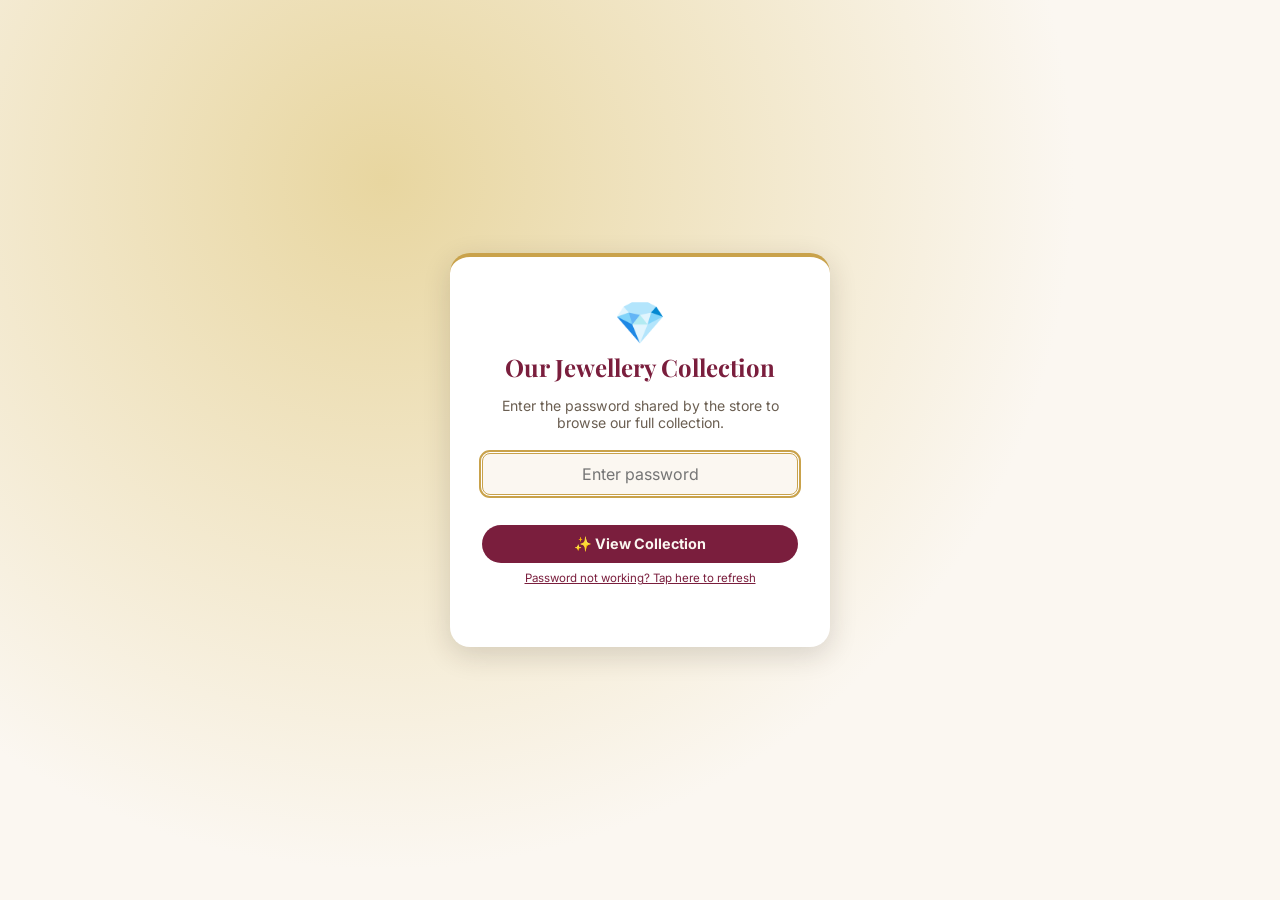
<file: gallery.html>
<!DOCTYPE html>
<html lang="en">
<head>
<meta charset="UTF-8">
<meta name="viewport" content="width=device-width, initial-scale=1, viewport-fit=cover">
<title>Our Collection - Lakshmi Fancy Store</title>
<meta name="description" content="Browse Lakshmi Fancy Store's imitation jewellery collection - see what's available and what's currently booked.">
<link rel="stylesheet" href="css/style.css?v=20260827">
<link rel="stylesheet" href="css/gallery.css?v=20260827">
</head>
<body class="gallery-body">

  <!-- ============ PASSWORD GATE ============ -->
  <div class="gallery-gate" id="galleryGate">
    <div class="gallery-gate-card">
      <div class="gate-emoji">💎</div>
      <h2>Our Jewellery Collection</h2>
      <p>Enter the password shared by the store to browse our full collection.</p>
      <form id="galleryLoginForm">
        <div class="field text-center">
          <input type="password" id="galleryPasswordInput" placeholder="Enter password" required autofocus style="text-align:center;">
        </div>
        <div class="error-msg hidden" id="galleryLoginError">Incorrect password. Please try again.</div>
        <button class="btn btn-primary mt-16" type="submit" style="width:100%;">✨ View Collection</button>
      </form>
      <p class="mt-8" style="font-size:.72rem;"><a href="#" onclick="confirmResetGalleryData(event)">Password not working? Tap here to refresh</a></p>
    </div>
  </div>

  <!-- ============ GALLERY SCREEN ============ -->
  <div id="galleryScreen" class="hidden">
    <header class="gallery-hero" id="galleryHero">
      <div class="light-strand" id="lightStrand"></div>
      <div class="hero-sparkles" id="heroSparkles"></div>
      <div class="hero-emoji-layer" id="heroEmojiLayer"></div>
      <div class="hero-content">
        <span id="heroLogoSlot"></span>
        <h1 id="heroStoreName">Lakshmi Fancy Store</h1>
        <p class="hero-tagline"><span class="ring-badge">💍</span> Exquisite Imitation &amp; Bridal Jewellery Collection <span class="ring-badge">💍</span></p>
        <p class="hero-occasions">✨ For Weddings &middot; Engagements &middot; Baby Showers &middot; Every Celebration ✨</p>
        <div class="hero-stats" id="heroStats"></div>
      </div>
    </header>

    <nav class="gallery-filterbar">
      <div class="filter-chips" id="statusChips">
        <button class="chip active" data-status="">✨ All</button>
        <button class="chip" data-status="available">💚 Available Now</button>
        <button class="chip" data-status="rented">⏳ Booked / Rented</button>
      </div>
      <select id="galleryCategory" onchange="onGalleryFilterChange()">
        <option value="">All Categories</option>
      </select>
      <input type="text" id="gallerySearch" placeholder="🔍 Search jewellery..." oninput="onGalleryFilterChange()">
    </nav>

    <main class="gallery-wrap">
      <div class="gallery-grid" id="galleryGrid"></div>
    </main>

    <footer class="site-footer" id="galleryFooter"></footer>
    <button id="goTopBtn" class="go-top-btn" onclick="LFS.scrollToTop()" title="Go to top" aria-label="Go to top">⬆️</button>
  </div>

  <div id="lightboxSlot"></div>
  <div id="cursorTrailLayer"></div>

  <script src="js/common.js?v=20260827"></script>
  <script src="js/gallery.js?v=20260827"></script>
</body>
</html>
</file>
<file: css/style.css>
/* ============================================================
   Lakshmi Fancy Store - design tokens
   Palette: ivory ground, deep maroon (primary), antique gold (accent),
   enamel teal (available/success), terracotta-red (unavailable/alert).
   Type: Playfair Display (display) + Inter (body) + IBM Plex Mono (codes/receipts)
   ============================================================ */
@import url('https://fonts.googleapis.com/css2?family=Playfair+Display:wght@600;700;800&family=Inter:wght@400;500;600;700&family=IBM+Plex+Mono:wght@400;600&display=swap');

:root{
  --ivory:#FBF7F1;
  --ivory-dim:#F2EAE0;
  --maroon:#7A1E3D;
  --maroon-dark:#5A1530;
  --gold:#C9A24B;
  --gold-light:#E8D6A0;
  --ink:#2A2118;
  --ink-soft:#6B5F52;
  --teal:#3E6259;
  --teal-bg:#E4EEEA;
  --terracotta:#B4483A;
  --terracotta-bg:#F6E3DF;
  --border:#E4D9C7;
  --radius:12px;
  --shadow:0 2px 10px rgba(42,33,24,.08);
  --shadow-lg:0 8px 28px rgba(42,33,24,.16);
  --font-display:'Playfair Display', Georgia, serif;
  --font-body:'Inter', system-ui, sans-serif;
}

*{box-sizing:border-box;}
html,body{margin:0;padding:0;}
body{
  font-family:var(--font-body);
  background:var(--ivory);
  color:var(--ink);
  -webkit-font-smoothing:antialiased;
  min-height:100vh;
  padding-bottom:72px; /* room for mobile bottom nav */
}
h1,h2,h3,h4{
  font-family:var(--font-display);
  color:var(--maroon);
  margin:0 0 .4em;
}
a{color:var(--maroon);}
button, input, select, textarea{font-family:inherit;font-size:1rem;}
code, .mono{font-family:'IBM Plex Mono',monospace;}

/* ---------- store header ---------- */
.store-header{
  background:linear-gradient(135deg,var(--maroon) 0%,var(--maroon-dark) 100%);
  color:var(--ivory);
  padding:14px 18px;
  display:flex;
  align-items:center;
  gap:12px;
  box-shadow:var(--shadow);
  position:sticky;
  top:0;
  z-index:40;
}
.store-header img.logo{width:42px;height:42px;border-radius:50%;object-fit:cover;background:var(--gold-light);}
.store-header .logo-fallback{
  width:42px;height:42px;border-radius:50%;
  background:var(--gold);
  color:var(--maroon-dark);
  display:flex;align-items:center;justify-content:center;
  font-family:var(--font-display);font-weight:800;font-size:1.2rem;
}
.store-header h1{color:var(--ivory);font-size:1.15rem;margin:0;}
.store-header .sub{font-size:.72rem;color:var(--gold-light);opacity:.9;}
.store-header .spacer{flex:1;}
.logout-btn{
  background:transparent;border:1px solid rgba(255,255,255,.4);color:var(--ivory);
  padding:6px 12px;border-radius:20px;font-size:.8rem;cursor:pointer;
}
.logout-btn:hover{background:rgba(255,255,255,.12);}

/* ---------- tab nav (desktop top / mobile bottom) ---------- */
.tab-nav{
  display:flex;
  gap:6px;
  background:var(--ivory-dim);
  border-bottom:1px solid var(--border);
  padding:8px 12px;
  overflow-x:auto;
}
.tab-btn{
  background:transparent;
  border:none;
  padding:10px 16px;
  border-radius:20px;
  color:var(--ink-soft);
  font-weight:600;
  cursor:pointer;
  white-space:nowrap;
  display:flex;align-items:center;gap:6px;
}
.tab-btn.active{background:var(--maroon);color:var(--ivory);}
.tab-btn:hover:not(.active){background:var(--gold-light);}

.subtab-nav{display:flex;gap:6px;padding:10px 14px 0;flex-wrap:wrap;}
.subtab-btn{
  background:var(--ivory);
  border:1px solid var(--border);
  padding:7px 14px;
  border-radius:16px;
  font-size:.85rem;
  color:var(--ink);
  cursor:pointer;
}
.subtab-btn.active{background:var(--gold);border-color:var(--gold);color:var(--maroon-dark);font-weight:700;}

@media (max-width:640px){
  .tab-nav{
    position:fixed;bottom:0;left:0;right:0;
    justify-content:space-around;
    background:var(--ivory);
    border-top:1px solid var(--border);
    box-shadow:0 -2px 12px rgba(0,0,0,.06);
    z-index:40;padding:6px 4px;
  }
  .tab-btn{flex-direction:column;font-size:.68rem;padding:6px 8px;border-radius:10px;gap:2px;}
}

/* ---------- layout ---------- */
main{max-width:1080px;margin:0 auto;padding:18px 16px 40px;}
.card{
  background:#fff;
  border:1px solid var(--border);
  border-radius:var(--radius);
  padding:18px;
  margin-bottom:16px;
  box-shadow:var(--shadow);
}
.grid{display:grid;gap:14px;}
.grid.cols-2{grid-template-columns:repeat(2,1fr);}
.grid.cols-3{grid-template-columns:repeat(3,1fr);}
.grid.cols-4{grid-template-columns:repeat(4,1fr);}
@media (max-width:800px){.grid.cols-3,.grid.cols-4{grid-template-columns:repeat(2,1fr);}}
@media (max-width:520px){.grid.cols-2,.grid.cols-3,.grid.cols-4{grid-template-columns:1fr;}}

/* ---------- forms ---------- */
label{display:block;font-size:.82rem;font-weight:600;color:var(--ink-soft);margin-bottom:4px;}
.field{margin-bottom:14px;}
input[type=text],input[type=tel],input[type=number],input[type=email],input[type=date],input[type=password],select,textarea{
  width:100%;
  padding:10px 12px;
  border:1px solid var(--border);
  border-radius:8px;
  background:var(--ivory);
  color:var(--ink);
}
input:focus,select:focus,textarea:focus{outline:2px solid var(--gold);outline-offset:1px;border-color:var(--gold);}
.invalid{border-color:var(--terracotta) !important;}
.error-msg{color:var(--terracotta);font-size:.75rem;margin-top:3px;}
textarea{resize:vertical;min-height:70px;}

.btn{
  display:inline-flex;align-items:center;justify-content:center;gap:6px;
  padding:10px 18px;border-radius:24px;border:none;cursor:pointer;
  font-weight:700;font-size:.9rem;
}
.btn-primary{background:var(--maroon);color:var(--ivory);}
.btn-primary:hover{background:var(--maroon-dark);}
.btn-gold{background:var(--gold);color:var(--maroon-dark);}
.btn-gold:hover{background:#b68f3c;}
.btn-outline{background:transparent;border:1px solid var(--maroon);color:var(--maroon);}
.btn-outline:hover{background:var(--ivory-dim);}
.btn-danger{background:var(--terracotta);color:#fff;}
.btn-sm{padding:6px 12px;font-size:.78rem;}
.btn[disabled]{opacity:.5;cursor:not-allowed;}

/* ---------- badges ---------- */
.badge{display:inline-block;padding:3px 10px;border-radius:12px;font-size:.72rem;font-weight:700;}
.badge-available{background:var(--teal-bg);color:var(--teal);}
.badge-rented{background:var(--terracotta-bg);color:var(--terracotta);}
.badge-neutral{background:var(--ivory-dim);color:var(--ink-soft);}

/* ---------- tables ---------- */
table{width:100%;border-collapse:collapse;font-size:.88rem;}
th,td{text-align:left;padding:9px 8px;border-bottom:1px solid var(--border);}
th{color:var(--ink-soft);font-size:.75rem;text-transform:uppercase;letter-spacing:.03em;}
tr:hover td{background:var(--ivory-dim);}
.table-wrap{overflow-x:auto;}

/* ---------- catalog grid ---------- */
.catalog-card{
  border:1px solid var(--border);border-radius:var(--radius);overflow:hidden;background:#fff;
  display:flex;flex-direction:column;cursor:pointer;transition:transform .15s;
}
.catalog-card:hover{transform:translateY(-2px);box-shadow:var(--shadow-lg);}
.catalog-card .img-wrap{
  aspect-ratio:1/1;background:var(--ivory-dim);display:flex;align-items:center;justify-content:center;
  font-family:var(--font-display);color:var(--gold);font-size:2rem;overflow:hidden;
}
.catalog-card .img-wrap img{width:100%;height:100%;object-fit:cover;}
.catalog-card .info{padding:10px 12px;}
.catalog-card h4{font-size:.95rem;margin:0 0 4px;}
.catalog-card .price{color:var(--maroon);font-weight:700;}

/* ---------- modal / image zoom ---------- */
.modal-backdrop{
  position:fixed;inset:0;background:rgba(42,33,24,.6);display:flex;align-items:center;justify-content:center;
  z-index:100;padding:16px;
}
.modal{background:#fff;border-radius:var(--radius);padding:20px;max-width:480px;width:100%;max-height:90vh;overflow:auto;box-shadow:var(--shadow-lg);}
.modal img{width:100%;border-radius:8px;}
.modal-close{float:right;background:none;border:none;font-size:1.3rem;cursor:pointer;color:var(--ink-soft);}

/* ---------- login screen ---------- */
.login-screen{
  min-height:100vh;display:flex;align-items:center;justify-content:center;
  background:radial-gradient(circle at 30% 20%, var(--gold-light) 0%, var(--ivory) 55%);
  padding:20px;
}
.login-card{
  background:#fff;border-radius:16px;box-shadow:var(--shadow-lg);padding:36px 30px;max-width:360px;width:100%;text-align:center;
  border-top:4px solid var(--gold);
}
.login-card .emblem{font-family:var(--font-display);font-size:2.4rem;color:var(--maroon);margin-bottom:2px;}
.login-card p.tag{color:var(--ink-soft);font-size:.85rem;margin-bottom:20px;}

/* ---------- receipt (printable, perforated-tag style) ---------- */
.receipt{
  border:2px dashed var(--gold);
  border-radius:8px;
  padding:18px;
  max-width:340px;
  margin:0 auto;
  font-family:'IBM Plex Mono',monospace;
  font-size:.82rem;
  background:#fff;
}
.receipt h3{font-family:var(--font-display);text-align:center;margin-bottom:2px;}
.receipt .center{text-align:center;}
.receipt hr{border:none;border-top:1px dashed var(--border);margin:10px 0;}
.receipt .row{display:flex;justify-content:space-between;margin:3px 0;}
.receipt img.item-img{width:60px;height:60px;object-fit:cover;border-radius:6px;display:block;margin:8px auto;}
.receipt .total-row{font-weight:700;color:var(--maroon);font-size:.95rem;}
@media print{
  body *{visibility:hidden;}
  .receipt, .receipt *{visibility:visible;}
  .receipt{position:absolute;top:0;left:0;border-color:#000;}
}

/* ---------- utility ---------- */
.flex{display:flex;align-items:center;}
.flex-between{display:flex;align-items:center;justify-content:space-between;}
.gap-8{gap:8px;}
.mt-8{margin-top:8px;}
.mt-16{margin-top:16px;}
.text-soft{color:var(--ink-soft);font-size:.85rem;}
.text-center{text-align:center;}
.hidden{display:none !important;}
.toast{
  position:fixed;bottom:80px;left:50%;transform:translateX(-50%);
  background:var(--maroon);color:#fff;padding:10px 20px;border-radius:24px;
  box-shadow:var(--shadow-lg);z-index:200;font-size:.88rem;
}
.stat-box{background:var(--ivory-dim);border-radius:10px;padding:14px;text-align:center;}
.stat-box .num{font-family:var(--font-display);font-size:1.6rem;color:var(--maroon);font-weight:700;}
.stat-box .lbl{font-size:.75rem;color:var(--ink-soft);text-transform:uppercase;letter-spacing:.03em;}

/* ---------- employee selector (header) ---------- */
.employee-select{
  background:rgba(255,255,255,.14);
  color:var(--ivory);
  border:1px solid rgba(255,255,255,.4);
  border-radius:16px;
  padding:6px 10px;
  font-size:.8rem;
  max-width:140px;
}
.employee-select option{color:var(--ink);}

/* ---------- payment mode badges ---------- */
.badge-cash{background:#EAF3E1;color:#3D6B23;}
.badge-upi{background:#E4EEEA;color:var(--teal);}
.badge-other{background:var(--ivory-dim);color:var(--ink-soft);}

/* ---------- image portal gallery ---------- */
.gallery-grid{display:grid;grid-template-columns:repeat(auto-fill,minmax(90px,1fr));gap:10px;}
.gallery-item{border:1px solid var(--border);border-radius:10px;overflow:hidden;background:#fff;cursor:pointer;position:relative;transition:box-shadow .15s;}
.gallery-item:hover{box-shadow:var(--shadow-lg);}
.gallery-item img{width:100%;aspect-ratio:1/1;object-fit:cover;display:block;}
.gallery-item .cap{font-size:.68rem;padding:4px 6px;color:var(--ink-soft);white-space:nowrap;overflow:hidden;text-overflow:ellipsis;}
.gallery-item.selected{outline:3px solid var(--gold);}
.gallery-item .del-btn{
  position:absolute;top:4px;right:4px;background:rgba(122,30,61,.85);color:#fff;border:none;
  border-radius:50%;width:20px;height:20px;font-size:.7rem;cursor:pointer;line-height:1;
}

/* ---------- help / collapsible panel ---------- */
details.help-panel{
  background:var(--ivory-dim);border:1px solid var(--border);border-radius:10px;padding:10px 14px;margin-top:10px;
}
details.help-panel summary{cursor:pointer;font-weight:700;color:var(--maroon);font-size:.85rem;}
details.help-panel .help-body{margin-top:8px;font-size:.82rem;color:var(--ink-soft);}
details.help-panel code{background:#fff;padding:1px 5px;border-radius:4px;border:1px solid var(--border);}
.error-list{background:var(--terracotta-bg);color:var(--terracotta);border-radius:8px;padding:10px 14px;font-size:.8rem;margin-top:10px;max-height:200px;overflow:auto;}
.error-list li{margin-bottom:3px;}
.success-note{background:var(--teal-bg);color:var(--teal);border-radius:8px;padding:10px 14px;font-size:.85rem;margin-top:10px;}

/* ---------- chart containers ---------- */
.chart-box{background:#fff;border:1px solid var(--border);border-radius:10px;padding:14px;}
.chart-box canvas{max-height:280px;}
.chart-box h4{margin:0 0 10px;font-size:.95rem;color:var(--maroon);}

/* ---------- promotions ---------- */
.promo-row{display:flex;align-items:center;justify-content:space-between;gap:10px;padding:10px 0;border-bottom:1px solid var(--border);flex-wrap:wrap;}
.promo-row:last-child{border-bottom:none;}
.promo-name{font-weight:700;}
.promo-when{font-size:.78rem;color:var(--ink-soft);}

/* ---------- picker modal trigger button ---------- */
.image-pick-row{display:flex;gap:10px;align-items:center;flex-wrap:wrap;}
.image-pick-preview{width:56px;height:56px;border-radius:8px;overflow:hidden;background:var(--ivory-dim);display:flex;align-items:center;justify-content:center;border:1px solid var(--border);}
.image-pick-preview img{width:100%;height:100%;object-fit:cover;}

/* ---------- referral program ---------- */
.referral-row{display:flex;justify-content:space-between;gap:10px;padding:8px 0;border-bottom:1px solid var(--border);flex-wrap:wrap;}
.referral-row:last-child{border-bottom:none;}

/* ---------- site footer ---------- */
.site-footer{
  background:linear-gradient(135deg,var(--maroon-dark) 0%,var(--maroon) 100%);
  color:var(--ivory);
  margin-top:24px;
  padding:22px 18px 90px;
  text-align:center;
}
@media (min-width:641px){ .site-footer{padding-bottom:22px;} }
.site-footer-inner{max-width:640px;margin:0 auto;}
.footer-store{font-family:var(--font-display);font-size:1.05rem;margin-bottom:6px;}
.footer-store .text-soft{color:var(--gold-light) !important;}
.footer-contact{font-size:.82rem;color:var(--gold-light);margin-bottom:10px;}
.footer-social{display:flex;gap:14px;justify-content:center;flex-wrap:wrap;margin-bottom:10px;}
.footer-social a{color:var(--ivory);text-decoration:none;font-size:.85rem;border:1px solid rgba(255,255,255,.35);padding:5px 12px;border-radius:16px;}
.footer-social a:hover{background:rgba(255,255,255,.12);}
.footer-copy{font-size:.72rem;color:rgba(255,255,255,.65);}

/* ---------- nav icon spacing ---------- */
.tab-btn .nav-icon, .subtab-btn .nav-icon{margin-right:4px;}

/* ---------- active promotion flash/highlight ---------- */
@keyframes promoPulse{
  0%,100%{ box-shadow:0 0 0 0 rgba(201,162,75,.6); }
  50%{ box-shadow:0 0 0 12px rgba(201,162,75,0); }
}
@keyframes promoGlow{
  0%,100%{ opacity:1; }
  50%{ opacity:.88; }
}
@keyframes promoBounce{
  0%,100%{ transform:translateY(0) rotate(0deg); }
  25%{ transform:translateY(-3px) rotate(-8deg); }
  75%{ transform:translateY(-3px) rotate(8deg); }
}
.promo-banner{
  background:linear-gradient(120deg,var(--gold) 0%,var(--gold-light) 35%,#fff6df 50%,var(--gold-light) 65%,var(--gold) 100%);
  color:var(--maroon-dark);
  border-radius:12px;
  padding:13px 16px;
  margin-bottom:14px;
  font-weight:800;
  border:2px solid var(--gold);
  /* Only transform/opacity/box-shadow are animated - background-position
     animations are unreliable on iOS Safari (WebKit throttles/skips
     repainting non-GPU-accelerated properties, especially in Low Power
     Mode), which was hiding this banner on iPad. */
  animation:promoPulse 1.6s ease-in-out infinite, promoGlow 2.2s ease-in-out infinite;
  -webkit-animation:promoPulse 1.6s ease-in-out infinite, promoGlow 2.2s ease-in-out infinite;
}
.promo-banner .promo-emoji{
  display:inline-block;
  animation:promoBounce 1s ease-in-out infinite;
  -webkit-animation:promoBounce 1s ease-in-out infinite;
}
.promo-row.active-promo{
  background:linear-gradient(120deg,var(--gold-light) 0%,#fff6df 35%,var(--gold-light) 65%,#F3E4B8 100%);
  border:2px solid var(--gold);
  border-radius:10px;
  padding:10px 14px;
  animation:promoPulse 1.6s ease-in-out infinite;
  -webkit-animation:promoPulse 1.6s ease-in-out infinite;
}

/* ---------- Go to Top button ---------- */
.go-top-btn{
  position:fixed;
  right:16px;
  bottom:90px;
  width:46px;height:46px;
  border-radius:50%;
  background:var(--maroon);
  color:var(--ivory);
  border:2px solid var(--gold);
  font-size:1.3rem;
  line-height:1;
  cursor:pointer;
  box-shadow:var(--shadow-lg);
  z-index:150;
  display:none;
  align-items:center;
  justify-content:center;
  opacity:0;
  transform:translateY(8px);
  transition:opacity .2s, transform .2s;
}
.go-top-btn.visible{display:flex;opacity:1;transform:translateY(0);}
.go-top-btn:hover{background:var(--maroon-dark);}
@media (min-width:641px){ .go-top-btn{bottom:24px;} }
</file>
<file: css/gallery.css>
/* ============================================================
   Lakshmi Fancy Store - gallery.css
   Customer-facing jewellery album. Extends the shared tokens in
   style.css (colors/fonts already respect the admin's theme settings)
   with glamorous, beauty-salon-worthy presentation: a sparkling hero,
   shine-sweep photo cards, and a rich lightbox.

   Animation note: every animation here uses only opacity/transform/
   box-shadow (never background-position) - that's the one that broke
   silently on iOS Safari elsewhere in this app, so it's avoided
   everywhere by design.
   ============================================================ */

body.gallery-body{ padding-bottom:0; background:var(--ivory); }

/* ---------- hero ---------- */
.gallery-hero{
  position:relative;
  overflow:hidden;
  padding:52px 20px 40px;
  text-align:center;
  background:linear-gradient(160deg, var(--maroon) 0%, var(--maroon-dark) 65%, var(--maroon) 100%);
  color:var(--ivory);
}
.gallery-hero::before, .gallery-hero::after{
  content:"";
  position:absolute;
  border-radius:50%;
  background:radial-gradient(circle, rgba(201,162,75,.35) 0%, transparent 70%);
  animation:heroGlow 4s ease-in-out infinite;
}
.gallery-hero::before{ width:340px;height:340px; top:-140px; left:-80px; }
.gallery-hero::after{ width:280px;height:280px; bottom:-120px; right:-60px; animation-delay:1.4s; }
@keyframes heroGlow{ 0%,100%{ opacity:.55; transform:scale(1); } 50%{ opacity:.9; transform:scale(1.12); } }

.hero-sparkles{ position:absolute; inset:0; pointer-events:none; z-index:1; }
.hero-emoji-layer{ position:absolute; inset:0; pointer-events:none; z-index:2; overflow:hidden; }
.sparkle{
  position:absolute;
  width:5px;height:5px;
  background:var(--gold-light);
  border-radius:50%;
  box-shadow:0 0 8px 2px var(--gold-light);
  animation:sparkleTwinkle 2.6s ease-in-out infinite;
}
@keyframes sparkleTwinkle{
  0%,100%{ opacity:.15; transform:scale(.7); }
  50%{ opacity:1; transform:scale(1.3); }
}

/* ---------- wedding fairy-light strand along the top edge ---------- */
.light-strand{
  position:absolute; top:0; left:0; right:0; height:22px;
  display:flex; justify-content:space-evenly; align-items:flex-start;
  padding:0 4%;
  pointer-events:none; z-index:2;
}
.light-strand .bulb{
  position:relative;
  width:8px;height:8px;border-radius:50%;
  margin-top:3px;
  animation:bulbTwinkle 1.8s ease-in-out infinite;
}
.light-strand .bulb::before{
  content:""; position:absolute; top:-3px; left:50%;
  width:1px; height:3px; background:rgba(255,255,255,.35);
  transform:translateX(-50%);
}
@keyframes bulbTwinkle{
  0%,100%{ opacity:.4; box-shadow:0 0 4px 1px currentColor; transform:scale(.85); }
  50%{ opacity:1; box-shadow:0 0 11px 4px currentColor; transform:scale(1.2); }
}

/* ---------- firework bursts (spawned by JS, one-shot, then removed) ---------- */
.firework{ position:absolute; width:0; height:0; z-index:3; pointer-events:none; }
.firework span{
  position:absolute; width:4px; height:4px; border-radius:50%;
  transform:rotate(var(--angle)) translateY(0) scale(1);
  opacity:1;
  animation:fireworkBurst 1.15s ease-out forwards;
}
@keyframes fireworkBurst{
  0%{ transform:rotate(var(--angle)) translateY(0) scale(1); opacity:1; }
  70%{ opacity:.9; }
  100%{ transform:rotate(var(--angle)) translateY(-54px) scale(.35); opacity:0; }
}

/* ---------- drifting occasion emoji (ring, bride, crackers, baby shower...) ---------- */
.floating-emoji{
  position:absolute; bottom:-6%; font-size:1.4rem;
  opacity:0; pointer-events:none; z-index:2;
  animation-name:emojiFloat; animation-timing-function:ease-in; animation-fill-mode:forwards;
  filter:drop-shadow(0 2px 3px rgba(0,0,0,.3));
}
@keyframes emojiFloat{
  0%{ opacity:0; transform:translateY(0) translateX(0) rotate(0deg); }
  12%{ opacity:1; }
  85%{ opacity:1; }
  100%{ opacity:0; transform:translateY(-230px) translateX(var(--drift, 24px)) rotate(22deg); }
}

/* ---------- decorative spinning/sparkling ring badge ---------- */
.ring-badge{
  display:inline-block; font-size:1.15rem;
  animation:ringWiggle 3.2s ease-in-out infinite;
  transform-origin:50% 65%;
}
@keyframes ringWiggle{
  0%,100%{ transform:rotate(-10deg) scale(1); }
  50%{ transform:rotate(10deg) scale(1.15); }
}

.hero-occasions{ color:var(--gold-light); font-size:.8rem; margin:2px 0 16px; opacity:.9; }

@media (prefers-reduced-motion: reduce){
  .sparkle, .light-strand .bulb, .firework span, .floating-emoji, .ring-badge,
  .gallery-hero::before, .gallery-hero::after{ animation:none !important; }
}

.hero-content{ position:relative; z-index:2; max-width:640px; margin:0 auto; }
.hero-logo{ width:78px;height:78px;border-radius:50%;object-fit:cover;border:3px solid var(--gold); margin:0 auto 14px; display:block; box-shadow:0 0 0 6px rgba(201,162,75,.2); }
.hero-logo-fallback{
  width:78px;height:78px;border-radius:50%;
  background:linear-gradient(135deg,var(--gold) 0%,var(--gold-light) 100%);
  color:var(--maroon-dark);
  display:flex;align-items:center;justify-content:center;
  font-family:var(--font-display); font-weight:800; font-size:2rem;
  margin:0 auto 14px; box-shadow:0 0 0 6px rgba(201,162,75,.2);
}
.gallery-hero h1{ color:var(--ivory); font-size:2rem; margin:0 0 6px; letter-spacing:.02em; }
.hero-tagline{ color:var(--gold-light); font-size:.95rem; letter-spacing:.06em; text-transform:uppercase; margin:0 0 20px; }
.hero-stats{ display:flex; justify-content:center; gap:14px; flex-wrap:wrap; }
.hero-stat{
  background:rgba(255,255,255,.1);
  border:1px solid rgba(255,255,255,.25);
  border-radius:20px;
  padding:8px 18px;
  font-size:.85rem;
  backdrop-filter:blur(2px);
}
.hero-stat strong{ color:var(--gold-light); font-family:var(--font-display); font-size:1.05rem; }

/* ---------- password gate ---------- */
.gallery-gate{
  min-height:100vh;
  display:flex; align-items:center; justify-content:center;
  background:radial-gradient(circle at 30% 20%, var(--gold-light) 0%, var(--ivory) 60%);
  padding:20px;
}
.gallery-gate-card{
  background:#fff; border-radius:20px; padding:40px 32px;
  max-width:380px; width:100%; text-align:center;
  box-shadow:var(--shadow-lg);
  border-top:4px solid var(--gold);
  position:relative; overflow:hidden;
}
.gallery-gate-card .gate-emoji{ font-size:2.6rem; margin-bottom:4px; }
.gallery-gate-card h2{ margin:0 0 6px; }
.gallery-gate-card p{ color:var(--ink-soft); font-size:.88rem; margin-bottom:22px; }

/* ---------- filter bar ---------- */
.gallery-filterbar{
  position:sticky; top:0; z-index:30;
  background:var(--ivory);
  border-bottom:1px solid var(--border);
  padding:14px 18px;
  display:flex; flex-wrap:wrap; gap:10px; align-items:center; justify-content:center;
  box-shadow:var(--shadow);
}
.filter-chips{ display:flex; gap:8px; flex-wrap:wrap; justify-content:center; }
.chip{
  border:1px solid var(--border);
  background:#fff;
  color:var(--ink);
  padding:8px 16px;
  border-radius:20px;
  font-size:.85rem;
  font-weight:600;
  cursor:pointer;
  transition:transform .15s, box-shadow .15s;
}
.chip:hover{ transform:translateY(-1px); box-shadow:var(--shadow); }
.chip.active{ background:linear-gradient(120deg,var(--maroon) 0%,var(--maroon-dark) 100%); color:var(--ivory); border-color:var(--maroon); }
.gallery-filterbar select, .gallery-filterbar input[type=text]{
  border:1px solid var(--border); border-radius:20px; padding:8px 16px; font-size:.85rem; background:#fff;
}

/* ---------- gallery grid ---------- */
.gallery-wrap{ max-width:1200px; margin:0 auto; padding:26px 18px 60px; }
.gallery-grid{
  display:grid;
  grid-template-columns:repeat(auto-fill, minmax(230px, 1fr));
  gap:22px;
}
.gallery-empty{ text-align:center; color:var(--ink-soft); padding:60px 20px; grid-column:1/-1; }

/* ---------- reveal-on-scroll ---------- */
.reveal{ opacity:0; transform:translateY(26px); transition:opacity .6s ease, transform .6s ease; }
.reveal.visible{ opacity:1; transform:translateY(0); }

/* ---------- jewel card ---------- */
.jewel-card{
  background:#fff;
  border-radius:16px;
  overflow:hidden;
  box-shadow:var(--shadow);
  cursor:pointer;
  transition:transform .3s ease, box-shadow .3s ease;
  display:flex; flex-direction:column;
}
.jewel-card:hover{ transform:translateY(-6px); box-shadow:var(--shadow-lg); }

.jewel-img-wrap{ position:relative; aspect-ratio:1/1; overflow:hidden; background:var(--ivory-dim); }
.jewel-img-wrap img{ width:100%; height:100%; object-fit:cover; transition:transform .5s ease; display:block; }
.jewel-card:hover .jewel-img-wrap img{ transform:scale(1.09); }
.jewel-img-placeholder{
  width:100%;height:100%;display:flex;align-items:center;justify-content:center;
  font-family:var(--font-display); color:var(--gold); font-size:2.6rem;
}
.jewel-shine{
  position:absolute; top:0; left:-60%; width:35%; height:100%;
  background:linear-gradient(120deg, transparent, rgba(255,255,255,.65), transparent);
  transform:skewX(-20deg);
  transition:left .65s ease;
  pointer-events:none;
}
.jewel-card:hover .jewel-shine{ left:130%; }

.jewel-status-badge{
  position:absolute; top:10px; right:10px;
  padding:5px 12px; border-radius:14px;
  font-size:.68rem; font-weight:800; letter-spacing:.02em;
  color:#fff; text-transform:uppercase;
  box-shadow:0 2px 6px rgba(0,0,0,.25);
}
.jewel-status-badge.status-available{ background:linear-gradient(120deg, var(--teal) 0%, #4d7a6c 100%); }
.jewel-status-badge.status-rented{
  background:linear-gradient(120deg, var(--terracotta) 0%, #9a3a2f 100%);
  animation:badgePulse 1.8s ease-in-out infinite;
}
@keyframes badgePulse{
  0%,100%{ box-shadow:0 0 0 0 rgba(180,72,58,.5), 0 2px 6px rgba(0,0,0,.25); }
  50%{ box-shadow:0 0 0 6px rgba(180,72,58,0), 0 2px 6px rgba(0,0,0,.25); }
}

.jewel-info{ padding:14px 16px 16px; flex:1; display:flex; flex-direction:column; gap:4px; }
.jewel-info h3{ margin:0; font-size:1rem; color:var(--ink); font-family:var(--font-display); }
.jewel-type{ font-size:.76rem; color:var(--ink-soft); }
.jewel-rate{ margin-top:4px; font-weight:800; color:var(--maroon); font-family:var(--font-display); font-size:1.05rem; }
.jewel-return{ font-size:.74rem; color:var(--terracotta); font-weight:600; }

/* ---------- lightbox ---------- */
.lightbox-backdrop{
  position:fixed; inset:0; background:rgba(42,33,24,.72);
  display:flex; align-items:center; justify-content:center;
  z-index:200; padding:16px; backdrop-filter:blur(2px);
}
.lightbox{
  background:#fff; border-radius:20px; max-width:480px; width:100%;
  max-height:92vh; overflow:auto; box-shadow:var(--shadow-lg);
  position:relative;
}
.lightbox-close{
  position:absolute; top:12px; right:12px; z-index:5;
  width:34px;height:34px;border-radius:50%;
  background:rgba(0,0,0,.45); color:#fff; border:none; font-size:1.2rem; cursor:pointer;
  display:flex;align-items:center;justify-content:center;
}
.lightbox-img-wrap{ aspect-ratio:1/1; background:var(--ivory-dim); overflow:hidden; }
.lightbox-img-wrap img{ width:100%; height:100%; object-fit:cover; }
.lightbox-body{ padding:20px; }
.lightbox-body h2{ margin:0 0 4px; }
.lightbox-meta{ color:var(--ink-soft); font-size:.85rem; margin-bottom:12px; }
.lightbox-price-row{ display:flex; justify-content:space-between; align-items:center; margin:14px 0; }
.lightbox-price{ font-family:var(--font-display); font-size:1.4rem; color:var(--maroon); font-weight:800; }
.lightbox-cta{
  margin-top:16px; padding-top:16px; border-top:1px dashed var(--border);
  text-align:center;
}
.lightbox-cta p{ font-size:.85rem; color:var(--ink-soft); margin-bottom:10px; }
.lightbox-cta-buttons{ display:flex; gap:10px; justify-content:center; flex-wrap:wrap; }
.lightbox-qr{ width:110px; height:110px; object-fit:cover; border-radius:10px; margin:12px auto 0; display:block; border:1px solid var(--border); }

/* ---------- magic cursor trail (desktop mouse + mobile/tablet touch) ----------
   The real cursor/finger stays fully visible and functional at all times -
   this only ever adds decorative, non-interactive particles on top, so it
   can never block a tap, a click, or scrolling on any device.
*/
#cursorTrailLayer{ position:fixed; inset:0; pointer-events:none; z-index:9999; overflow:hidden; }
.trail-particle{
  position:fixed;
  transform:translate(-50%, -50%) scale(.4);
  opacity:0;
  pointer-events:none;
  animation:trailPop .85s ease-out forwards;
  will-change:transform, opacity;
}
.trail-particle.is-dot{
  width:6px; height:6px; border-radius:50%;
  background:currentColor;
  box-shadow:0 0 8px 2px currentColor;
}
.trail-particle.is-emoji{ font-size:1.05rem; filter:drop-shadow(0 1px 2px rgba(0,0,0,.3)); }
@keyframes trailPop{
  0%{ opacity:0; transform:translate(-50%, -50%) scale(.3) rotate(0deg); }
  22%{ opacity:1; transform:translate(-50%, -50%) scale(1.05) rotate(8deg); }
  100%{ opacity:0; transform:translate(-50%, calc(-50% - 34px)) scale(.6) rotate(-14deg); }
}

/* ---------- responsive ---------- */
@media (max-width:520px){
  .gallery-hero{ padding:40px 16px 30px; }
  .gallery-hero h1{ font-size:1.6rem; }
  .gallery-grid{ grid-template-columns:repeat(auto-fill, minmax(150px, 1fr)); gap:14px; }
  .jewel-info h3{ font-size:.9rem; }
}

@media (prefers-reduced-motion: reduce){
  .trail-particle{ display:none; }
}
</file>
